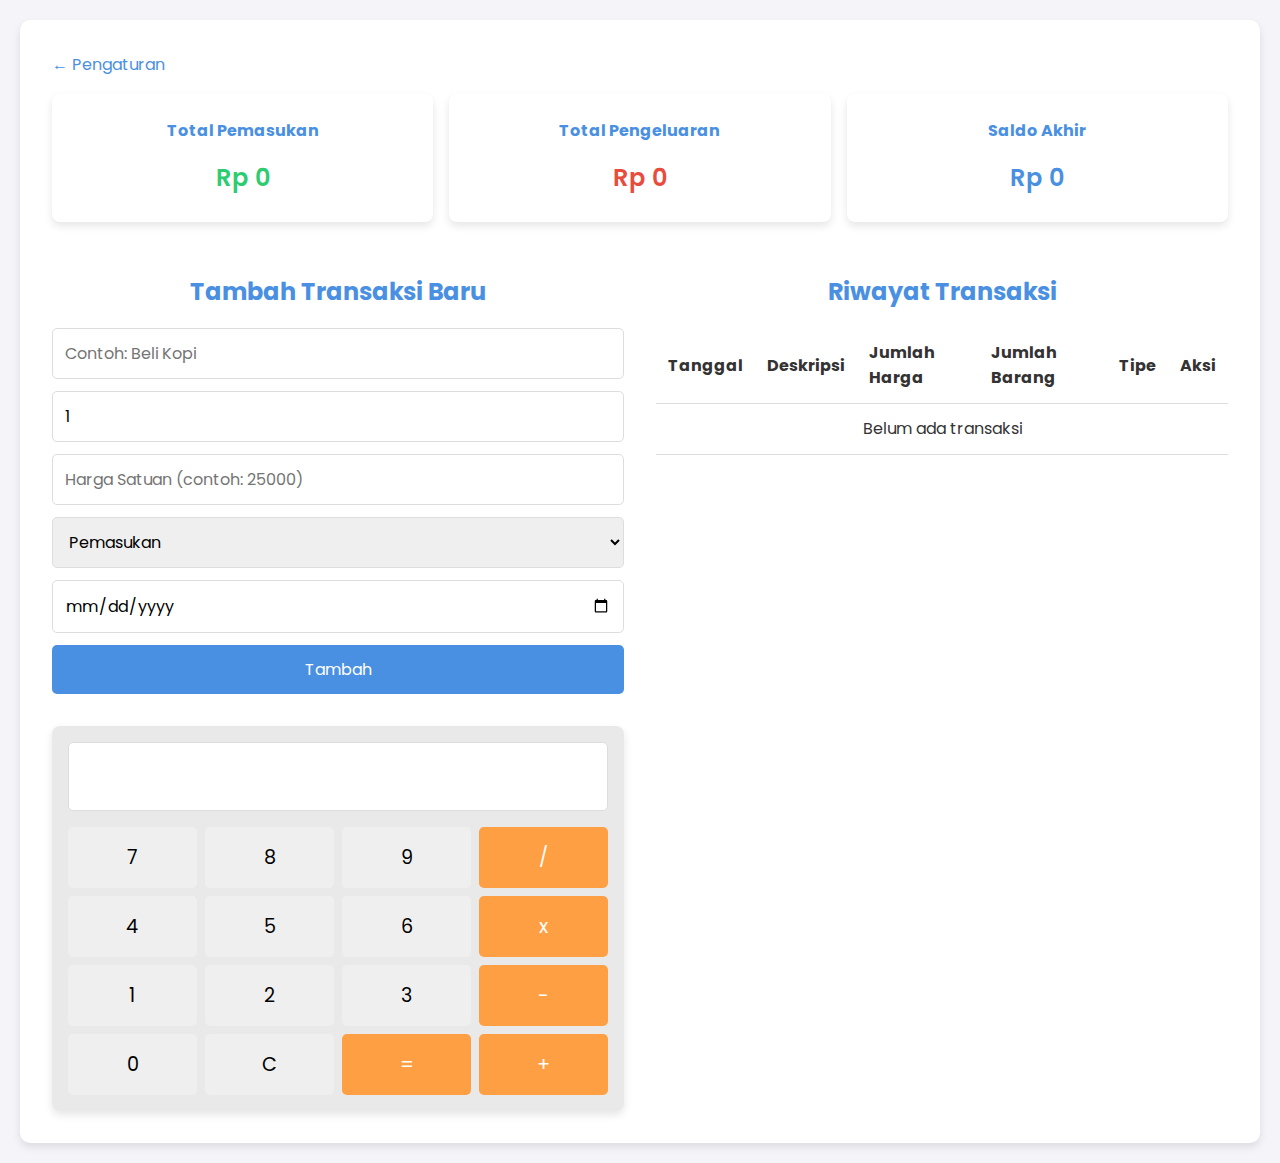
<file: main/index.html>
<!DOCTYPE html>
<html lang="en">
<head>
    <meta charset="UTF-8">
    <meta name="viewport" content="width=device-width, initial-scale=1.0">
    <title>Coin Track</title>
    <link rel="stylesheet" href="style.css">
</head>
<body>

    <div class="container">
        <a href="settings.html" class="back-link" data-i18n="settingsLink">← Pengaturan</a>

        <div class="summary-container">
            <div class="summary-box pemasukan">
                <h2 data-i18n="totalIncomeLabel">Total Pemasukan</h2>
                <p id="total-pemasukan">Rp 0</p>
            </div>
            <div class="summary-box pengeluaran">
                <h2 data-i18n="totalExpenseLabel">Total Pengeluaran</h2>
                <p id="total-pengeluaran">Rp 0</p>
            </div>
            <div class="summary-box saldo">
                <h2 data-i18n="balanceLabel">Saldo Akhir</h2>
                <p id="saldo-akhir">Rp 0</p>
            </div>
        </div>

        <div class="main-content">
            <div class="form-section">
                <h2 data-i18n="addTransactionLabel">Tambah Transaksi Baru</h2>
                <form id="form-transaksi">
                    <input type="text" id="deskripsi" data-i18n-placeholder="descriptionPlaceholder" placeholder="Contoh: Beli Kopi" required>
                    <input type="number" id="kuantitas" data-i18n-placeholder="quantityPlaceholder" placeholder="Jumlah Barang (contoh: 2)" min="1" value="1" required>
                    <input type="number" id="jumlah" data-i18n-placeholder="pricePlaceholder" placeholder="Harga Satuan (contoh: 25000)" required>
                    <select id="tipe" required>
                        <option value="pemasukan" data-i18n="incomeOption">Pemasukan</option>
                        <option value="pengeluaran" data-i18n="expenseOption">Pengeluaran</option>
                    </select>
                    <input type="date" id="tanggal" required>
                    <button type="submit" data-i18n="addButton">Tambah</button>
                </form>

                <div class="calculator" id="quick-calculator">
                    <input type="text" id="calc-display" readonly>
                    <div class="calc-buttons">
                        <button onclick="appendToDisplay('7')">7</button>
                        <button onclick="appendToDisplay('8')">8</button>
                        <button onclick="appendToDisplay('9')">9</button>
                        <button class="operator" onclick="appendToDisplay('/')">/</button>
                        <button onclick="appendToDisplay('4')">4</button>
                        <button onclick="appendToDisplay('5')">5</button>
                        <button onclick="appendToDisplay('6')">6</button>
                        <button class="operator" onclick="appendToDisplay('*')">x</button>
                        <button onclick="appendToDisplay('1')">1</button>
                        <button onclick="appendToDisplay('2')">2</button>
                        <button onclick="appendToDisplay('3')">3</button>
                        <button class="operator" onclick="appendToDisplay('-')">-</button>
                        <button onclick="appendToDisplay('0')">0</button>
                        <button onclick="clearDisplay()">C</button>
                        <button class="operator" onclick="calculateResult()">=</button>
                        <button class="operator" onclick="appendToDisplay('+')">+</button>
                    </div>
                </div>
            </div>

            <div class="history-section">
                <h2 data-i18n="historyLabel">Riwayat Transaksi</h2>
                <table>
                    <thead>
                        <tr>
                            <th data-i18n="dateHeader">Tanggal</th>
                            <th data-i18n="descriptionHeader">Deskripsi</th>
                            <th data-i18n="amountHeader">Jumlah Harga</th>
                            <th data-i18n="quantityHeader">Jumlah Barang</th>
                            <th data-i18n="typeHeader">Tipe</th>
                            <th data-i18n="actionHeader">Aksi</th>
                        </tr>
                    </thead>
                    <tbody id="tabel-transaksi">
                        </tbody>
                </table>
            </div>
        </div>
    </div>
    
    <script src="lang.js"></script>
    <script src="app-settings.js"></script>
    <script src="script.js"></script>
</body>
</html>
</file>
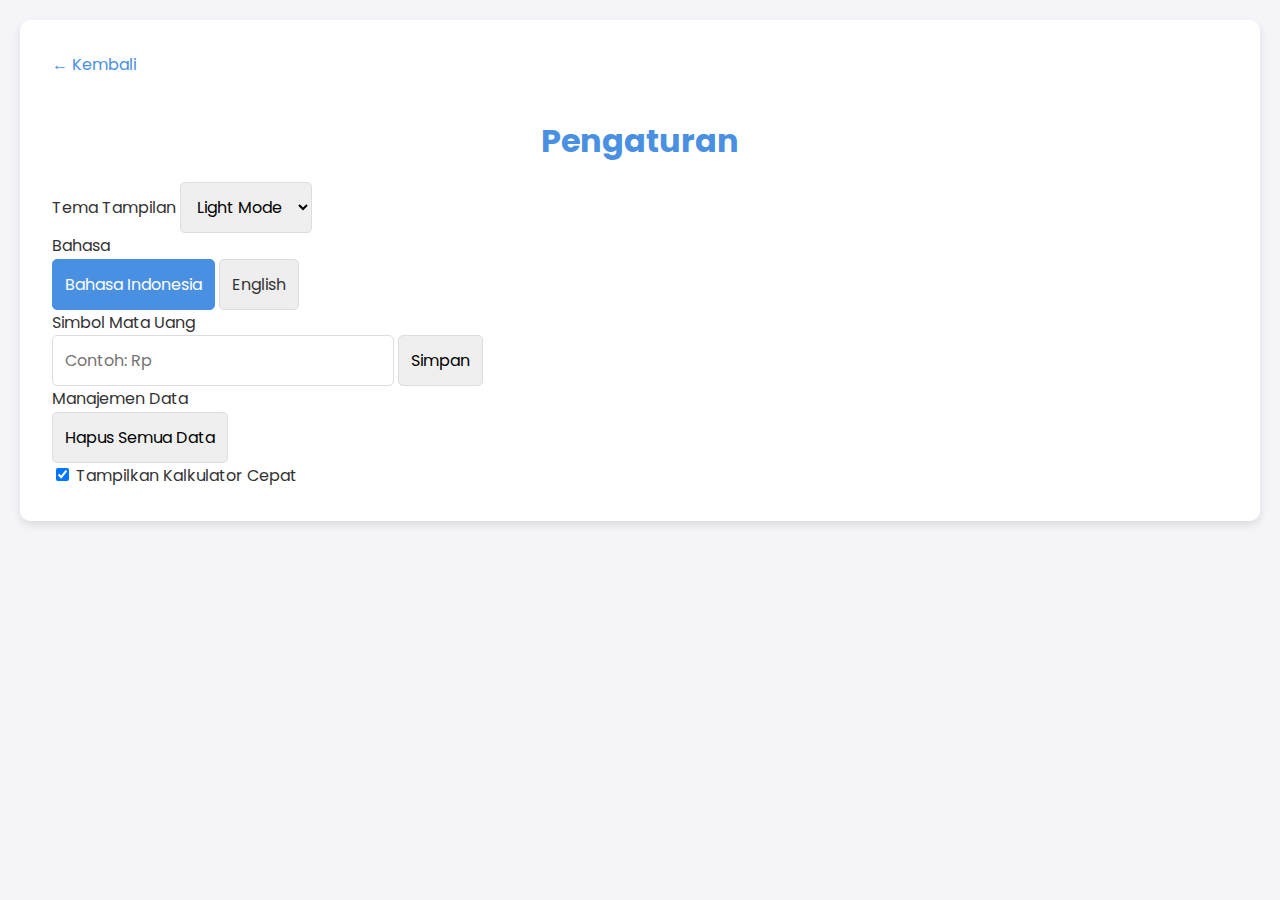
<file: main/settings.html>
<!DOCTYPE html>
<html lang="en">
<head>
    <meta charset="UTF-8">
    <meta name="viewport" content="width=device-width, initial-scale=1.0">
    <title>Pengaturan</title>
    <link rel="stylesheet" href="style.css">
</head>
<body>
    <div class="container">
        <a href="index.html" class="back-link" data-i18n="backLink">← Kembali</a>
        <h1 data-i18n="settingsTitle">Pengaturan</h1>

        <div class="settings-container">
            <div class="setting-item">
                <label for="theme-selector" data-i18n="themeLabel">Tema Tampilan</label>
                <select id="theme-selector">
                    <option value="light" data-i18n="lightModeOption">Light Mode</option>
                    <option value="dark" data-i18n="darkModeOption">Dark Mode</option>
                </select>
            </div>

            <div class="setting-item">
                <label data-i18n="languageLabel">Bahasa</label>
                <div class="button-group language-buttons">
                    <button id="lang-id-btn" data-lang="id">Bahasa Indonesia</button>
                    <button id="lang-en-btn" data-lang="en">English</button>
                </div>
            </div>

            <div class="setting-item">
                <label for="currency-input" data-i18n="currencyLabel">Simbol Mata Uang</label>
                <div class="input-group">
                    <input type="text" id="currency-input" data-i18n-placeholder="currencyPlaceholder" placeholder="Contoh: Rp">
                    <button id="save-currency-btn" data-i18n="saveButton">Simpan</button>
                </div>
            </div>

            <div class="setting-item">
                <label data-i18n="dataMgmtLabel">Manajemen Data</label>
                <div class="button-group">
                    <button id="reset-btn" class="btn-danger" data-i18n="resetButton">Hapus Semua Data</button>
                </div>
            </div>

            <div class="setting-item">
                <label>
                    <input type="checkbox" id="show-calculator-checkbox">
                    <span data-i18n="showCalcLabel">Tampilkan Kalkulator Cepat</span>
                </label>
            </div>
        </div>
    </div>
    
    <script src="lang.js"></script>
    <script src="app-settings.js"></script>
    <script src="settings.js"></script>
</body>
</html>
</file>
<file: main/style.css>
@import url('https://fonts.googleapis.com/css2?family=Poppins:wght@300;400;600&display=swap');


:root {
    /* Light Mode Colors (Default) */
    --bg-color: #f4f4f9;
    --main-bg-color: #ffffff;
    --text-color: #333;
    --primary-color: #4a90e2;
    --green-color: #2ecc71;
    --red-color: #e74c3c;
    --border-color: #ddd;
    --shadow: 0 4px 8px rgba(0,0,0,0.1);
}

body {
    font-family: 'Poppins', sans-serif;
    background-color: var(--bg-color);
    color: var(--text-color);
    line-height: 1.6;
    margin: 0;
    padding: 20px;
    transition: background-color 0.3s, color 0.3s;
}

body.dark-mode {
    --bg-color: #181a1b;
    --main-bg-color: #23272a;
    --text-color: #f4f4f9;
    --primary-color: #4a90e2;
    --border-color: #333;
    background-color: var(--bg-color);
    color: var(--text-color);
}


.container {
    max-width: 1200px;
    margin: auto;
    background: #fff;
    padding: 2rem;
    border-radius: 10px;
    box-shadow: var(--shadow);
    background: var(--main-bg-color);
}

h1, h2 {
    color: var(--primary-color);
    text-align: center;
    margin-bottom: 1rem;
}

.summary-container {
    display: flex;
    justify-content: space-around;
    gap: 1rem;
    margin-bottom: 2rem;
    text-align: center;
}

.summary-box {
    background: #fff;
    padding: 1.5rem;
    border-radius: 8px;
    box-shadow: var(--shadow);
    flex: 1;
}

.summary-box h2 {
    margin-top: 0;
    font-size: 1rem;
}

.summary-box p {
    font-size: 1.5rem;
    font-weight: 600;
    margin: 0;
}

.pemasukan p { color: var(--green-color); }
.pengeluaran p { color: var(--red-color); }
.saldo p { color: var(--primary-color); }

.main-content {
    display: flex;
    gap: 2rem;
}

.form-section, .history-section {
    flex: 1;
}

form {
    display: flex;
    flex-direction: column;
    gap: 0.75rem;
    margin-bottom: 2rem;
}

input, select, button {
    padding: 0.75rem;
    border: 1px solid #ddd;
    border-radius: 5px;
    font-size: 1rem;
    font-family: 'Poppins', sans-serif;
}

button[type="submit"] {
    background-color: var(--primary-color);
    color: white;
    border: none;
    cursor: pointer;
    transition: background-color 0.3s ease;
}

button[type="submit"]:hover {
    background-color: #357abd;
}

table {
    width: 100%;
    border-collapse: collapse;
}

th, td {
    padding: 0.75rem;
    text-align: left;
    border-bottom: 1px solid #ddd;
}

th {
    background-color: var(--light-grey);
}

.delete-btn {
    background: var(--red-color);
    color: white;
    border: none;
    padding: 5px 10px;
    border-radius: 5px;
    cursor: pointer;
}

/* Calculator Styles */
.calculator {
    background: #e9e9e9;
    padding: 1rem;
    border-radius: 8px;
    box-shadow: var(--shadow);
}

#calc-display {
    width: 100%;
    box-sizing: border-box;
    margin-bottom: 1rem;
    text-align: right;
    font-size: 1.8rem;
    background: #fff;
}

.calc-buttons {
    display: grid;
    grid-template-columns: repeat(4, 1fr);
    gap: 0.5rem;
}

.calc-buttons button {
    padding: 1rem;
    font-size: 1.2rem;
    cursor: pointer;
    border: none;
    border-radius: 5px;
    transition: background-color 0.2s;
}

.calc-buttons button:hover {
    opacity: 0.9;
}

.calc-buttons .operator {
    background-color: #ff9f43;
    color: white;
}

a {
    text-decoration: none;
    color: var(--primary-color);
    margin-bottom: 1rem;
    display: inline-block;
}

a:hover {
    text-decoration: underline;
}

/* --- Tambahan untuk Responsive Design --- */

/* Ini berlaku untuk layar dengan lebar maksimal 768px (ukuran tablet & HP) */
@media (max-width: 768px) {
    body {
        padding: 10px; /* Kurangi padding di body biar ga sempit */
    }
    
    .container {
        padding: 1rem; /* Kurangi padding di container utama */
    }

    h1 {
        font-size: 1.8rem; /* Kecilin dikit judul utamanya */
    }

    /* Bikin summary box jadi kolom, bukan baris lagi */
    .summary-container {
        flex-direction: column; 
    }

    /* Ini bagian penting: ubah layout utama jadi tumpuk ke bawah */
    .main-content {
        flex-direction: column;
    }

    .form-section {
        margin-bottom: 2rem; /* Kasih jarak antara form dan tabel riwayat */
    }

    /* Bikin input dan tombol lebih ramah di HP */
    input, select, button {
        font-size: 0.95rem;
    }

    /* Biar tabelnya bisa di-scroll ke samping kalo datanya panjang */
    .history-section {
        overflow-x: auto; /* Ini penting banget buat tabel! */
    }
}

/* Add this to your style.css file */

.language-buttons button {
    flex: 1;
    background-color: #eee;
    border: 1px solid var(--border-color);
    color: var(--text-color);
    cursor: pointer;
    padding: 0.75rem;
    transition: background-color 0.3s;
}

.language-buttons button.active-lang {
    background-color: var(--primary-color);
    color: white;
    border-color: var(--primary-color);
}

body.dark-mode .language-buttons button {
    background-color: #3a3f44;
}

body.dark-mode .language-buttons button.active-lang {
    background-color: var(--primary-color);
    color: white;
}
</file>
